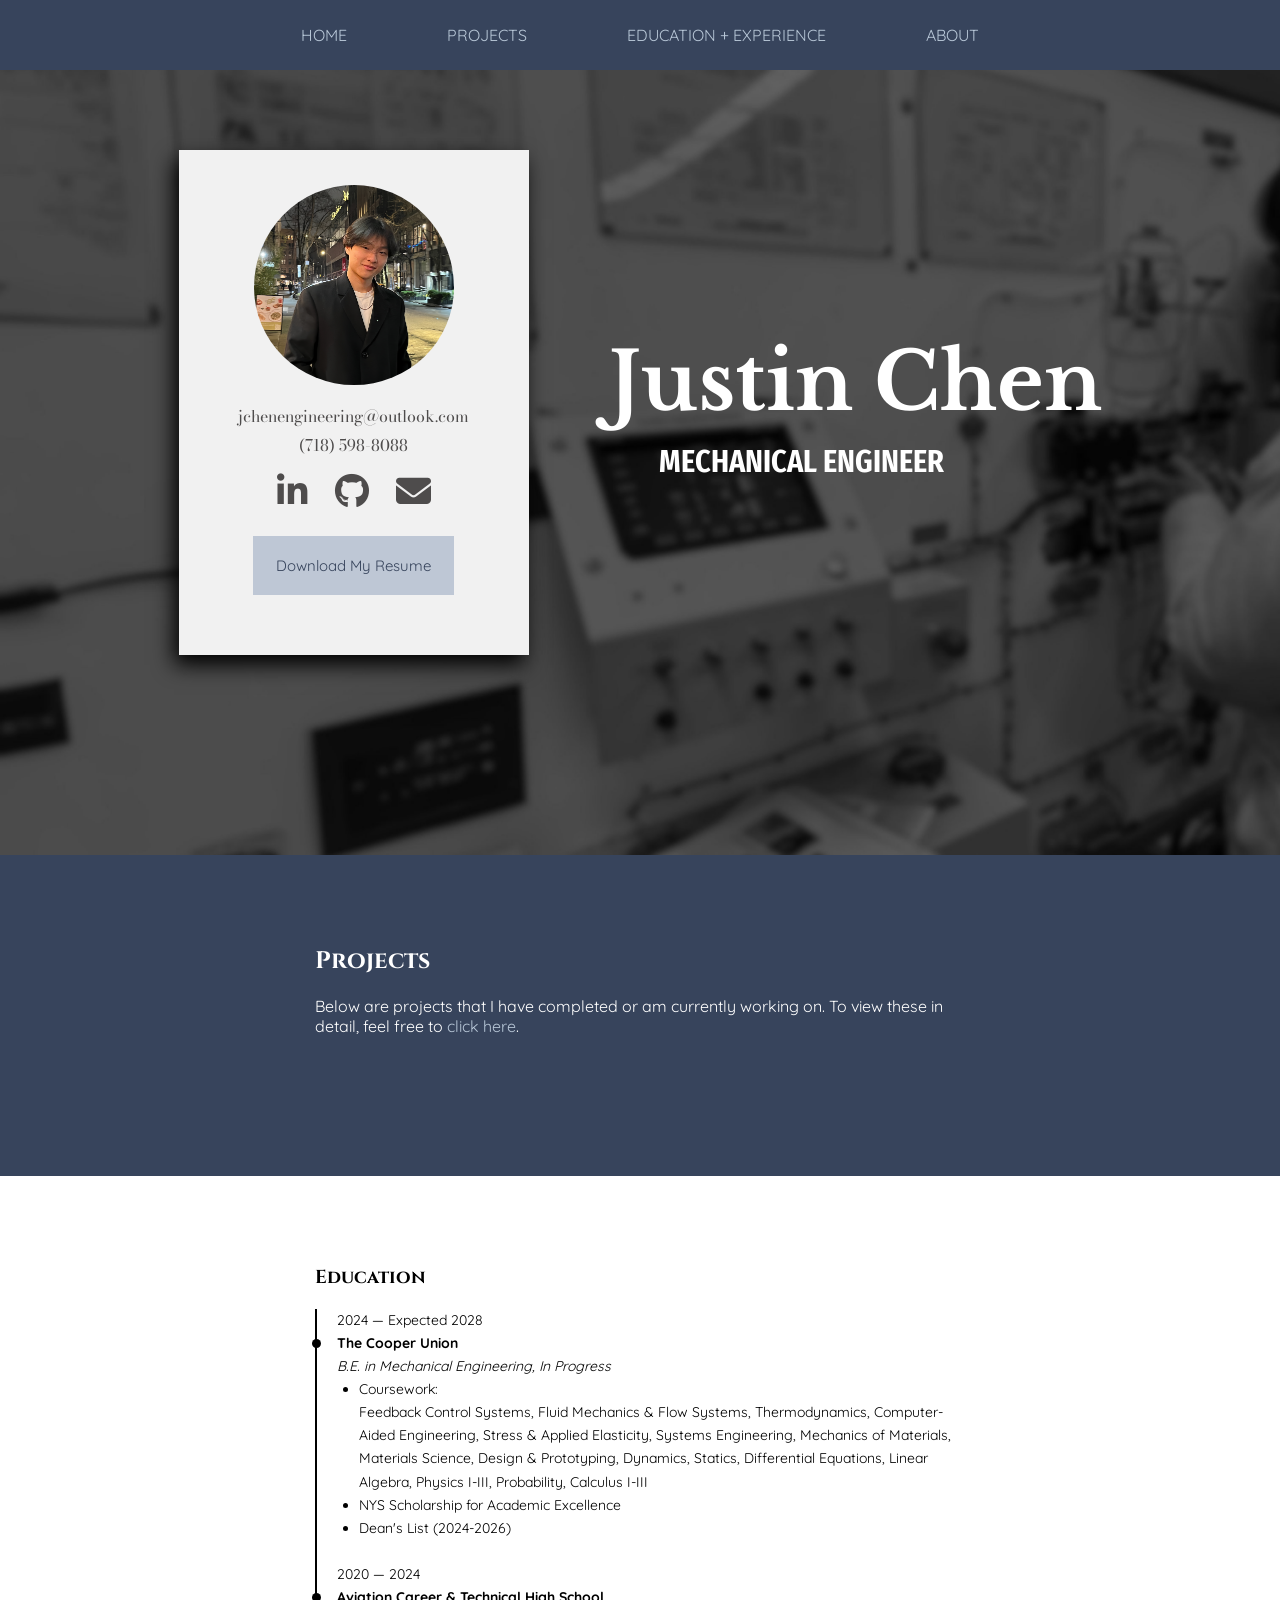
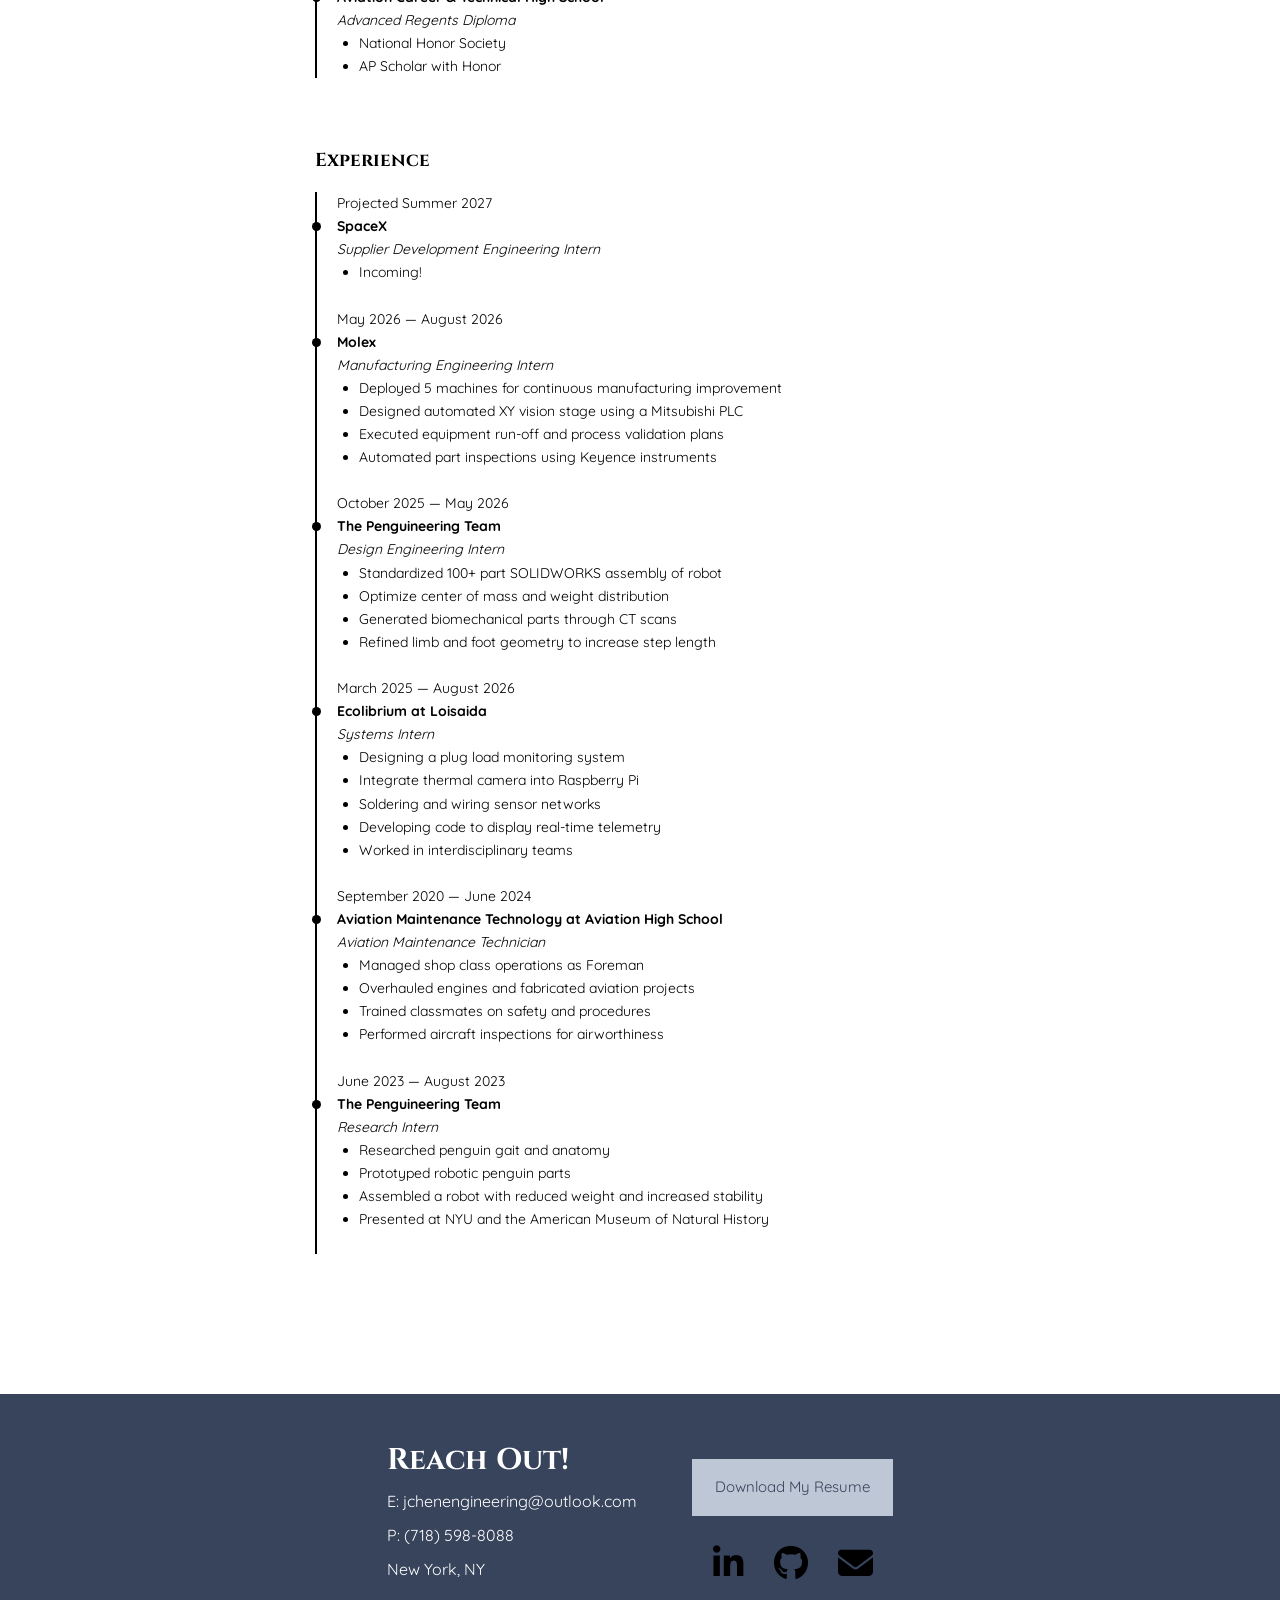
<file: index.html>
<!DOCTYPE html>
<html lang="en">
    <head>
        <meta charset="UTF-8">
        <meta name="viewport" content="width=device-width, initial-scale=1.0">
        <title>Justin Chen's Portfolio</title>

        <link rel="preconnect" href="https://fonts.googleapis.com">
        <link rel="preconnect" href="https://fonts.gstatic.com" crossorigin>
        <link href="https://fonts.googleapis.com/css2?family=Bodoni+Moda:opsz,wght@6..96,400&family=Cinzel&family=Fira+Sans+Condensed&family=Libre+Baskerville&family=Quicksand:wght@300&display=swap" rel="stylesheet">

        <link rel="stylesheet" href="https://cdnjs.cloudflare.com/ajax/libs/font-awesome/6.4.0/css/all.min.css">

        <link rel="stylesheet" href="style.css">
    </head>

    <body>
        <nav>
            <a href="index.html">HOME</a>
            <a href="pages/projects.html">PROJECTS</a>
            <a href="#education-experience">EDUCATION + EXPERIENCE</a>
            <a href="pages/about-me.html">ABOUT</a>
        </nav>

        <section class="home">
                <section class="heading">
                    <h3>Justin Chen</h3>
                    <h4 style="text-indent: 50px">MECHANICAL ENGINEER</h4>
                </section>

                <section class="contact-card">
                    <img class="profile-picture" src="images/profile-pic.JPG" alt="Profile Picture">
                    
                    <div class="contact-card-contact">
                        <p>jchenengineering@outlook.com</p>
                        <p>(718) 598-8088</p>
                    </div>

                    <div class="social-graphics">
                        <a href="https://www.linkedin.com/in/jchenengineering/" target="_blank">
                            <i class="fa-brands fa-linkedin-in"></i>
                        </a>
                        <a href="https://github.com/JChenEngineering" target="_blank">
                            <i class="fa-brands fa-github"></i>
                        </a>
                        <a href="mailto:jchenengineering@outlook.com">
                            <i class="fa-solid fa-envelope"></i>
                        </a>
                    </div>
                    
                    <br>

                    <a href="files/Justin_Chen_Resume.pdf" class="download-my-resume-button" download>Download My Resume</a>

                </section>
        </section>
        

        <section class="projects">
            <div class="container">
                <h1>Projects</h1>
                <p>Below are projects that I have completed or am currently working on. To view these in detail, feel free to <a class="click-here" href="pages/projects.html">click here</a>.</p>
            </div>
        </section>

        <section id="education-experience">
            <section class="education">
                <div class="container">
                    <h1>Education</h1>
                    <div class="timeline"> <!--for border-->

                        <div class="timeline-cooper">2024 — Expected 2028<br> <!--first entry-->
                            <b>The Cooper Union</b><br>
                            <i>B.E. in Mechanical Engineering, In Progress</i>
                            <ul>
                                <li> Coursework:<br>
                                Feedback Control Systems, Fluid Mechanics & Flow Systems, Thermodynamics, Computer-Aided Engineering, Stress & Applied Elasticity, Systems Engineering, Mechanics of Materials, Materials Science, Design & Prototyping, Dynamics, ​Statics, Differential Equations, Linear Algebra, Physics I-III, Probability, Calculus I-III</li>
                                <li>NYS Scholarship for Academic Excellence</li>
                                <li>Dean's List (2024-2026)</li>
                            </ul>
                            <br>
                        </div>

                        <div class="timeline-aviation">2020 — 2024<br> <!--second entry-->
                            <b>Aviation Career & Technical High School</b><br>
                            <i>Advanced Regents Diploma</i>

                            <ul>
                                <li>National Honor Society</li>
                                <li>AP Scholar with Honor</li>
                            </ul>
                        </div>

                    </div>
                </div>
            </section>

            <section class="experience">
                <div class="container">
                    <h1>Experience</h1>
                    <div class="timeline">

                        <div class="timeline-spacex">Projected Summer 2027<br>
                            <b>SpaceX</b><br>
                            <i>Supplier Development Engineering Intern</i>
                            <ul>
                                <li>Incoming!</li>
                                <br>
                            </ul>
                        </div>
                        
                        <div class="timeline-molex">May 2026 — August 2026<br>
                            <b>Molex</b><br>
                            <i>Manufacturing Engineering Intern</i>
                            <ul>
                                <li>Deployed 5 machines for continuous manufacturing improvement</li>
                                <li>Designed automated XY vision stage using a Mitsubishi PLC</li>
                                <li>Executed equipment run-off and process validation plans</li>
                                <li>Automated part inspections using Keyence instruments</li>
                                <br>
                            </ul>
                        </div>

                        <div class="timeline-penguineering-college">October 2025 — May 2026<br>
                            <b>The Penguineering Team</b><br>
                            <i>Design Engineering Intern</i>
                            <ul>
                                <li>Standardized 100+ part SOLIDWORKS assembly of robot</li>
                                <li>Optimize center of mass and weight distribution</li>
                                <li>Generated biomechanical parts through CT scans</li>
                                <li>Refined limb and foot geometry to increase step length</li>
                                <br>
                            </ul>
                        </div>

                        <div class="timeline-loisaida">March 2025 — August 2026<br>
                            <b>Ecolibrium at Loisaida</b><br>
                            <i>Systems Intern</i>
                            <ul>
                                <li>Designing a plug load monitoring system</li>
                                <li>Integrate thermal camera into Raspberry Pi</li>
                                <li>Soldering and wiring sensor networks</li>
                                <li>Developing code to display real-time telemetry</li>
                                <li>Worked in interdisciplinary teams</li>
                                <br>
                            </ul>
                        </div>

                        <div class="timeline-amt">September 2020 — June 2024<br>
                            <b>Aviation Maintenance Technology at Aviation High School</b><br>
                            <i>Aviation Maintenance Technician</i>
                            <ul>
                                <li>Managed shop class operations as Foreman</li>
                                <li>Overhauled engines and fabricated aviation projects</li>
                                <li>Trained classmates on safety and procedures</li>
                                <li>Performed aircraft inspections for airworthiness</li>
                                <br>
                            </ul>
                        </div>

                        <div class="timeline-penguineering-highschool">June 2023 — August 2023<br>
                            <b>The Penguineering Team</b><br>
                            <i>Research Intern</i>
                            <ul>
                                <li>Researched penguin gait and anatomy</li>
                                <li>Prototyped robotic penguin parts</li>
                                <li>Assembled a robot with reduced weight and increased stability</li>
                                <li>Presented at NYU and the American Museum of Natural History</li>
                                <br>
                            </ul>
                        </div>

                    </div>
                </div>
            </section>
        </section>

        <footer>
            <div class="container-footer">

                <div class="footer-text">
                    <h5 class="reach-out">Reach Out!</h5>
                    <p>E: jchenengineering@outlook.com</p>
                    <p>P: (718) 598-8088</p>
                    <p>New York, NY</p>
                </div>
                
                <div class="footer-graphics">
                    <a href="files/Justin_Chen_Resume.pdf" class="download-my-resume-button" download>Download My Resume</a>

                    <div class="social-graphics-footer">
                        <a href="https://www.linkedin.com/in/jchenengineering/" target="_blank">
                            <i class="fa-brands fa-linkedin-in"></i>
                        </a>
                        <a href="https://github.com/JChenEngineering" target="_blank">
                            <i class="fa-brands fa-github"></i>
                        </a>
                        <a href="mailto:jchenengineering@outlook.com">
                            <i class="fa-solid fa-envelope"></i>
                        </a>
                    </div>

                </div>

            </div>
        </footer>        
    </body>
</html>
</file>
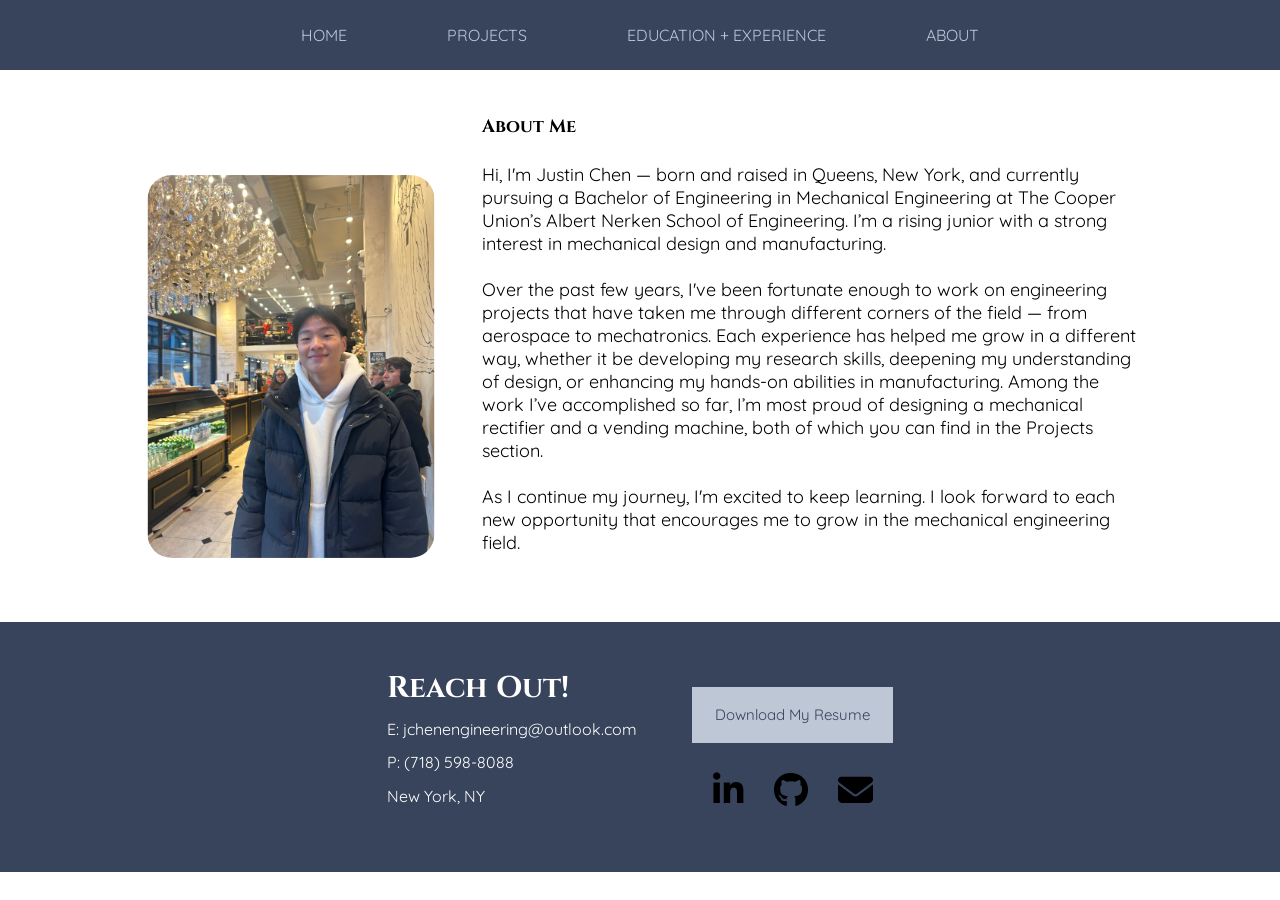
<file: pages/about-me.html>
<!DOCTYPE html>
<html lang="en">
    <head>
        <meta charset="UTF-8">
        <meta name="viewport" content="width=device-width, initial-scale=1.0">
        <title>About | Justin Chen</title>

        <link rel="preconnect" href="https://fonts.googleapis.com">
        <link rel="preconnect" href="https://fonts.gstatic.com" crossorigin>
        <link href="https://fonts.googleapis.com/css2?family=Bodoni+Moda:opsz,wght@6..96,400&family=Cinzel&family=Fira+Sans+Condensed&family=Libre+Baskerville&family=Quicksand:wght@300&display=swap" rel="stylesheet">

        <link rel="stylesheet" href="https://cdnjs.cloudflare.com/ajax/libs/font-awesome/6.4.0/css/all.min.css">
        
        <link rel="stylesheet" href="../style.css">
    </head>

    <body>
        <nav>
            <a href="../index.html">HOME</a>
            <a href="projects.html">PROJECTS</a>
            <a href="../#education-experience">EDUCATION + EXPERIENCE</a>
            <a href="about-me.html">ABOUT</a>
        </nav>

        <section class="about-me-container">
            <section class="about-me">
                <img class="about-me-image" src="../images/about-me-image.jpg" alt="About Me Selfie!" width="302" height="403">

                <section class="about-me-text">
                <h1>About Me</h1>
                <p>Hi, I'm Justin Chen — born and raised in Queens, New York, and currently pursuing a Bachelor of Engineering in Mechanical Engineering at The Cooper Union’s Albert Nerken School of Engineering. I’m a rising junior with a strong interest in mechanical design and manufacturing.
                <br><br>
                Over the past few years, I've been fortunate enough to work on engineering projects that have taken me through different corners of the field — from aerospace to mechatronics. Each experience has helped me grow in a different way, whether it be developing my research skills, deepening my understanding of design, or enhancing my hands-on abilities in manufacturing. Among the work I’ve accomplished so far, I’m most proud of designing a mechanical rectifier and a vending machine, both of which you can find in the Projects section.
                <br><br>
                As I continue my journey, I'm excited to keep learning. I look forward to each new opportunity that encourages me to grow in the mechanical engineering field.</p>
                </section>
            </section>
        </section>

        <footer>
            <div class="container-footer">
                
                <div class="footer-text">
                    <h5 class="reach-out">Reach Out!</h5>
                    <p>E: jchenengineering@outlook.com</p>
                    <p>P: (718) 598-8088</p>
                    <p>New York, NY</p>
                </div>
                
                <div class="footer-graphics">
                    <a href="files/Justin_Chen_Resume.pdf" class="download-my-resume-button" download>Download My Resume</a>

                    <div class="social-graphics-footer">
                        <a href="https://www.linkedin.com/in/jchenengineering/" target="_blank">
                            <i class="fa-brands fa-linkedin-in"></i>
                        </a>
                        <a href="https://github.com/JChenEngineering" target="_blank">
                            <i class="fa-brands fa-github"></i>
                        </a>
                        <a href="mailto:jchenengineering@outlook.com">
                            <i class="fa-solid fa-envelope"></i>
                        </a>
                    </div>

            </div>
        </footer>
    </body>
</html>
</file>
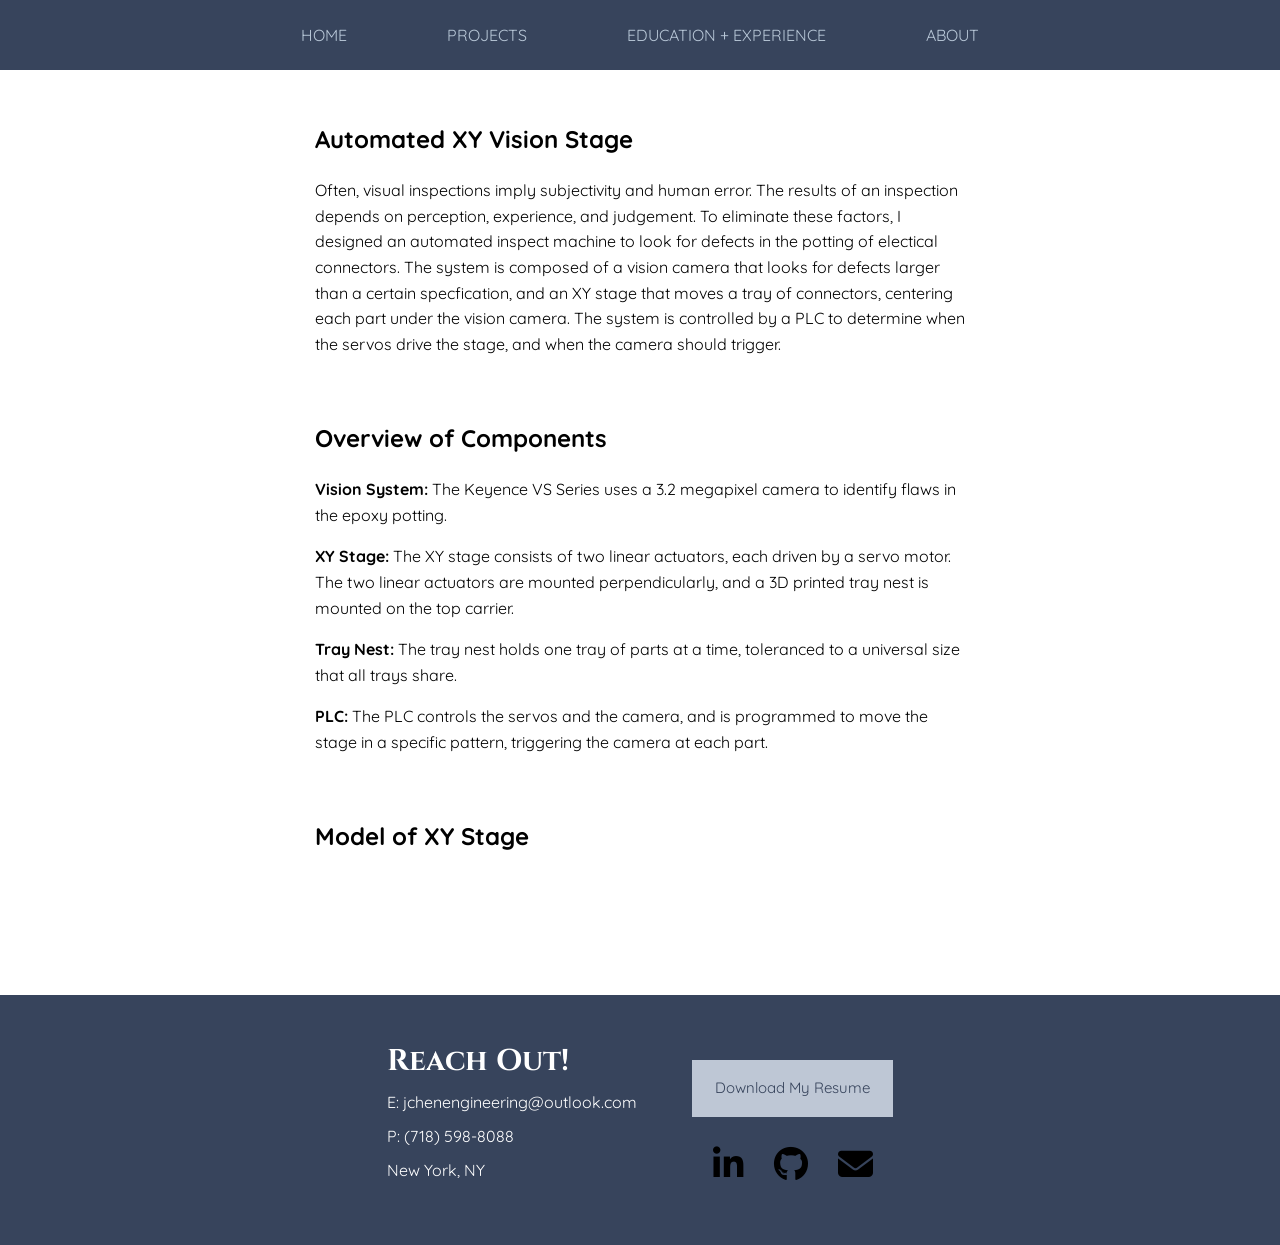
<file: pages/automated-xy-vision-stage.html>
<!DOCTYPE html>
<html lang="en">
    <head>
        <meta charset="UTF-8">
        <meta name="viewport" content="width=device-width, initial-scale=1.0">
        <title>Automated XY Vision Stage | Justin Chen</title>

        <link rel="preconnect" href="https://fonts.googleapis.com">
        <link rel="preconnect" href="https://fonts.gstatic.com" crossorigin>
        <link href="https://fonts.googleapis.com/css2?family=Bodoni+Moda:opsz,wght@6..96,400&family=Cinzel&family=Fira+Sans+Condensed&family=Libre+Baskerville&family=Quicksand:wght@300&display=swap" rel="stylesheet">

        <link rel="stylesheet" href="https://cdnjs.cloudflare.com/ajax/libs/font-awesome/6.4.0/css/all.min.css">

        <link rel="stylesheet" href="../style.css">
    </head>

    <body>
        <nav>
            <a href="../index.html">HOME</a>
            <a href="projects.html">PROJECTS</a>
            <a href="../#education-experience">EDUCATION + EXPERIENCE</a>
            <a href="about-me.html">ABOUT</a>
        </nav>

         <section class="automated-xy-vision-stage">
            <div class="container">
                <h2><b>Automated XY Vision Stage</b></h2>

            <div class="automated-xy-vision-stage-images">            
            </div>

            <p>Often, visual inspections imply subjectivity and human error. The results of an inspection depends on perception, experience, and judgement. To eliminate these factors, I designed an automated inspect machine to look for defects in the potting of electical connectors. The system is composed of a vision camera that looks for defects larger than a certain specfication, and an XY stage that moves a tray of connectors, centering each part under the vision camera. The system is controlled by a PLC to determine when the servos drive the stage, and when the camera should trigger.</p>
            <br><h2>Overview of Components</h2>
            <p><b>Vision System:</b> The Keyence VS Series uses a 3.2 megapixel camera to identify flaws in the epoxy potting.</p>
            <p><b>XY Stage:</b> The XY stage consists of two linear actuators, each driven by a servo motor. The two linear actuators are mounted perpendicularly, and a 3D printed tray nest is mounted on the top carrier.</p>
            <p><b>Tray Nest:</b> The tray nest holds one tray of parts at a time, toleranced to a universal size that all trays share.</p>
            <p><b>PLC:</b> The PLC controls the servos and the camera, and is programmed to move the stage in a specific pattern, triggering the camera at each part.</p>

            <br><h2>Model of XY Stage</h2>


        </section>

        <footer>
            <div class="container-footer">
                
                <div class="footer-text">
                    <h5 class="reach-out">Reach Out!</h5>
                    <p>E: jchenengineering@outlook.com</p>
                    <p>P: (718) 598-8088</p>
                    <p>New York, NY</p>
                </div>
                
                <div class="footer-graphics">
                    <a href="files/Justin_Chen_Resume.pdf" class="download-my-resume-button" download>Download My Resume</a>

                    <div class="social-graphics-footer">
                        <a href="https://www.linkedin.com/in/jchenengineering/" target="_blank">
                            <i class="fa-brands fa-linkedin-in"></i>
                        </a>
                        <a href="https://github.com/JChenEngineering" target="_blank">
                            <i class="fa-brands fa-github"></i>
                        </a>
                        <a href="mailto:jchenengineering@outlook.com">
                            <i class="fa-solid fa-envelope"></i>
                        </a>
                    </div>

            </div>
        </footer>
    </body>
</html>
</file>
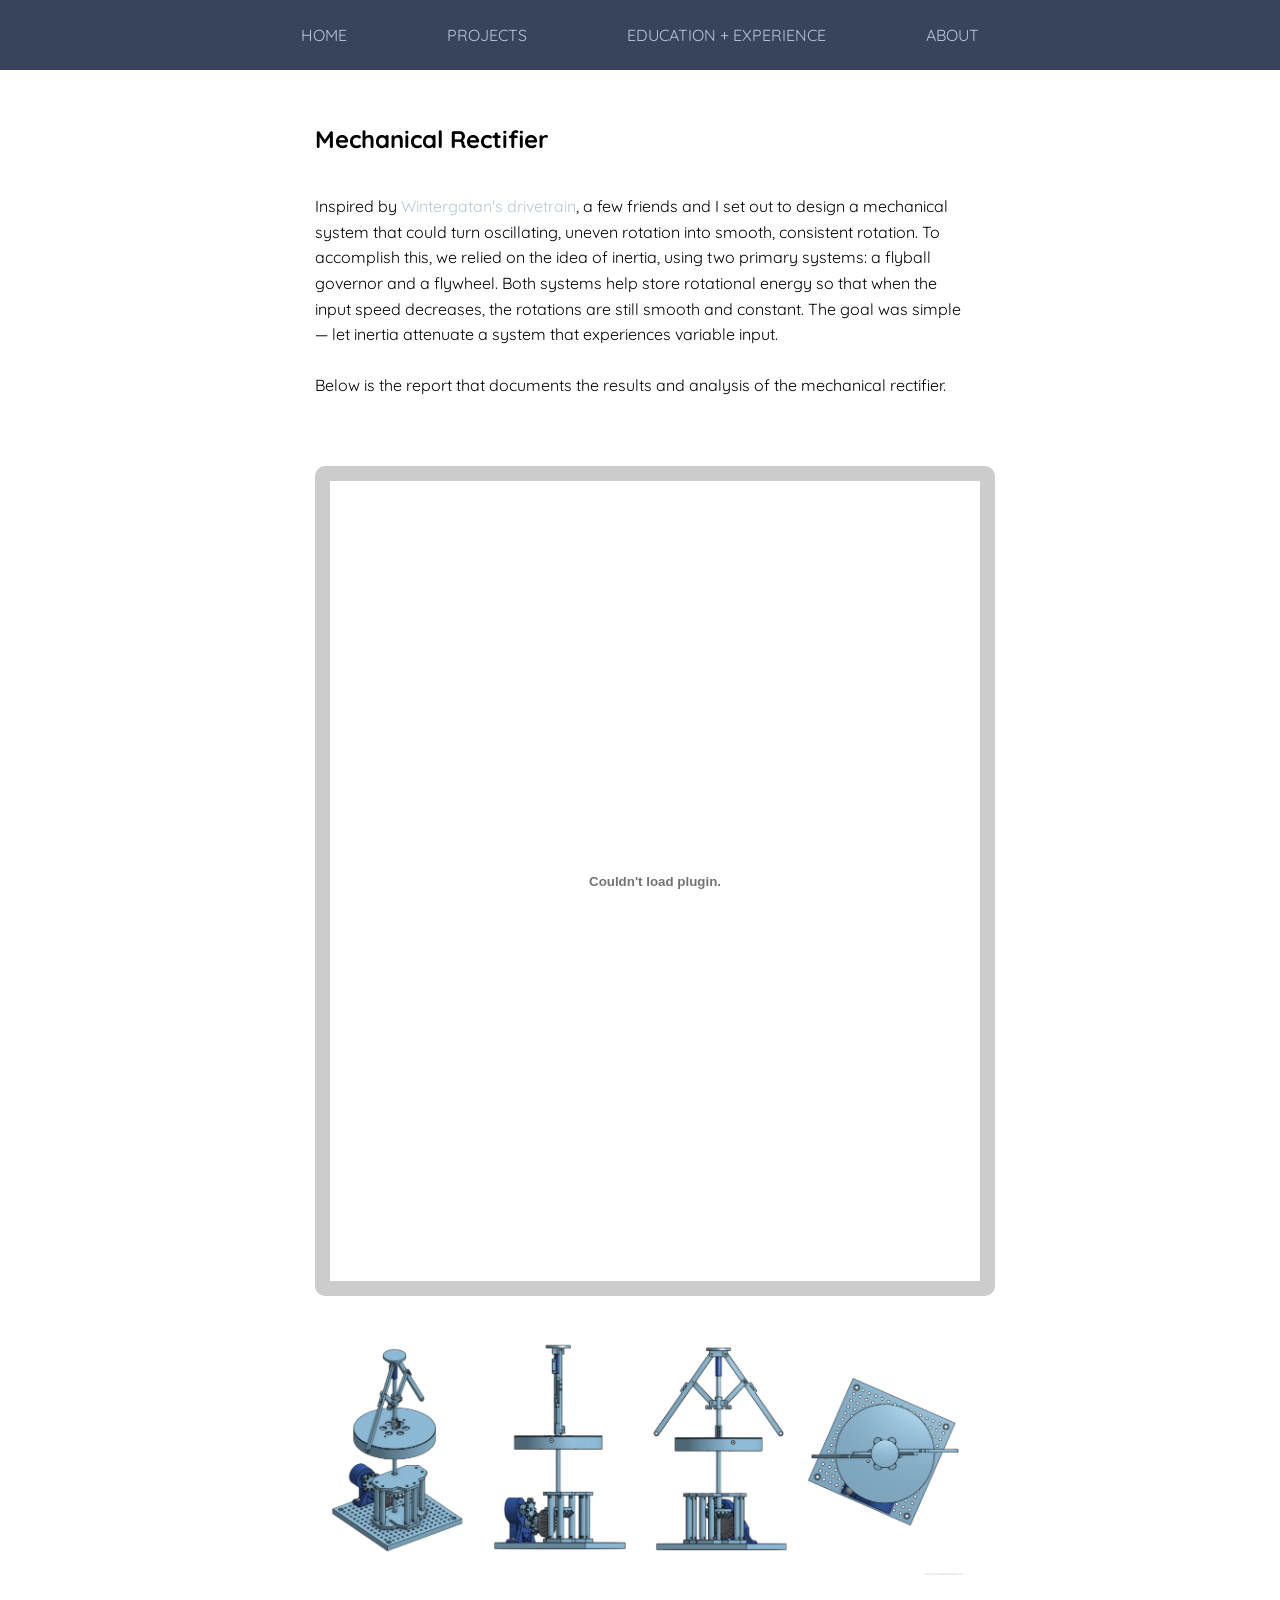
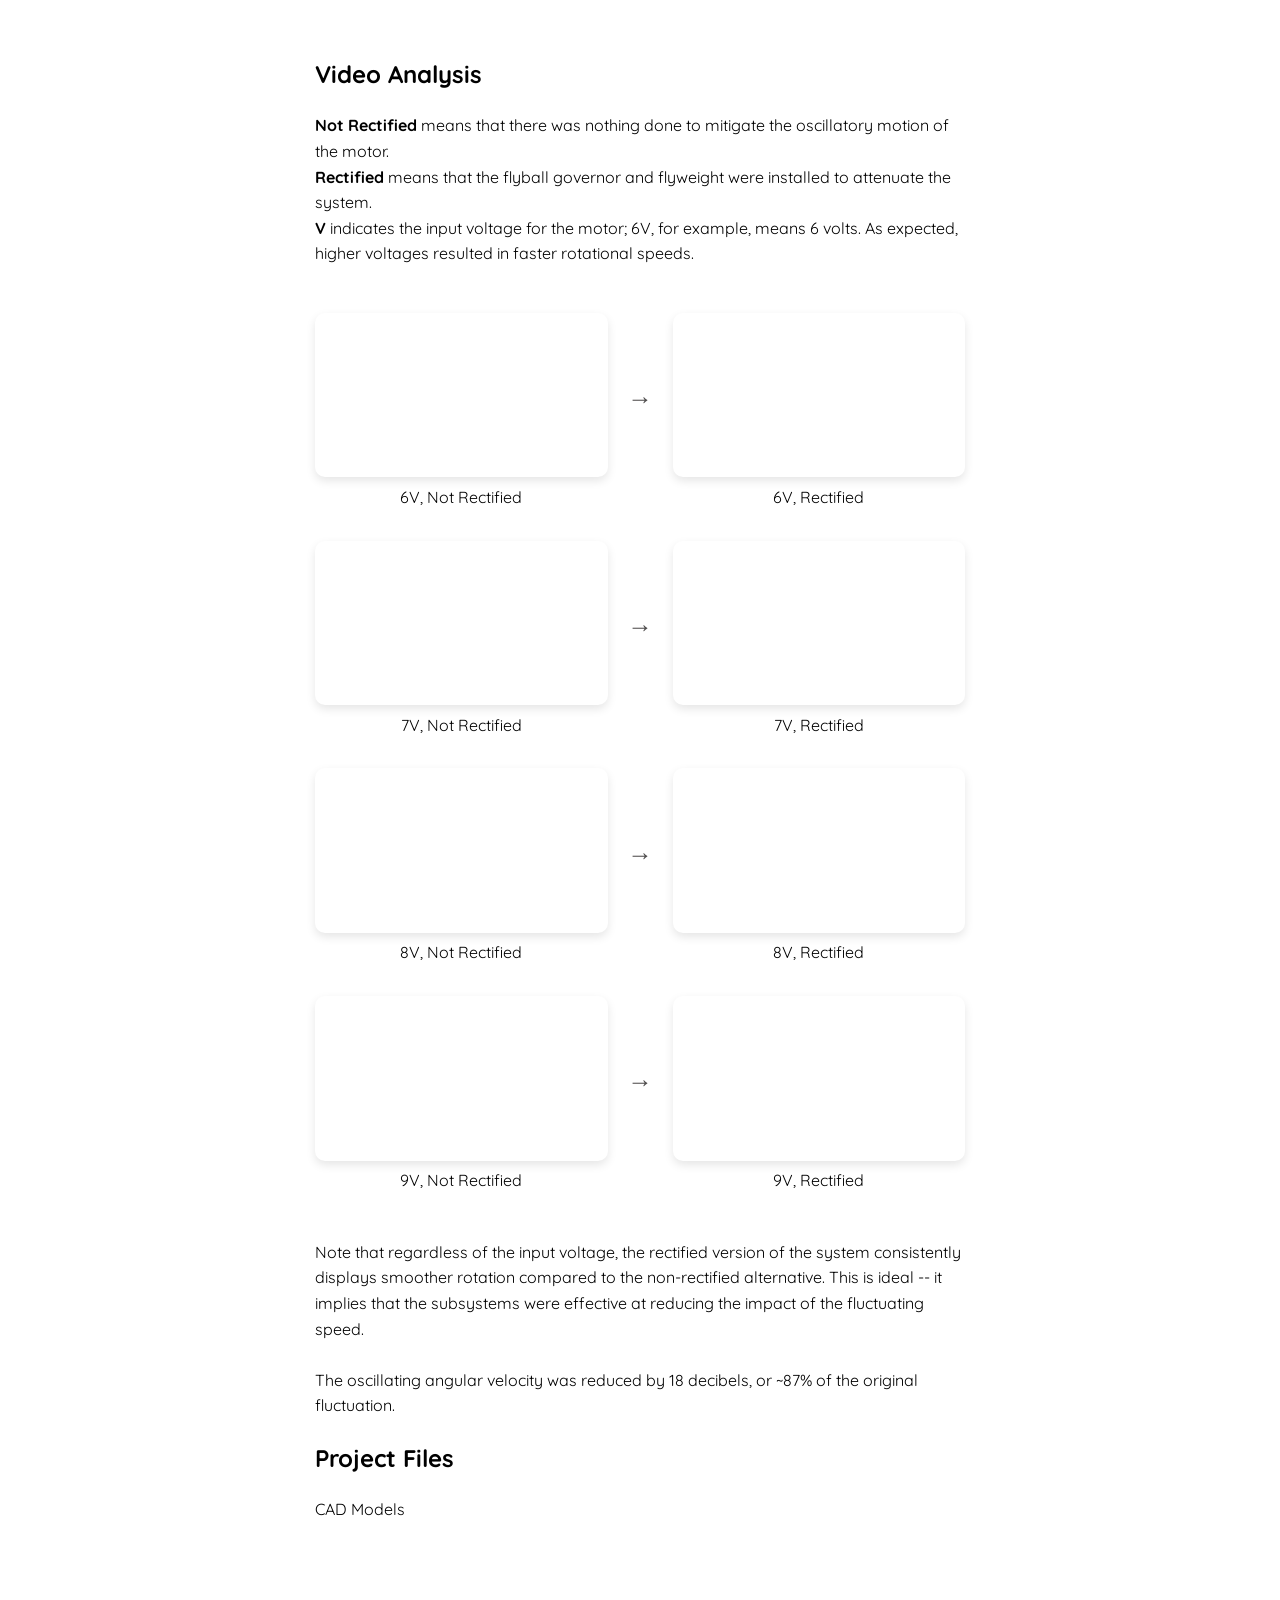
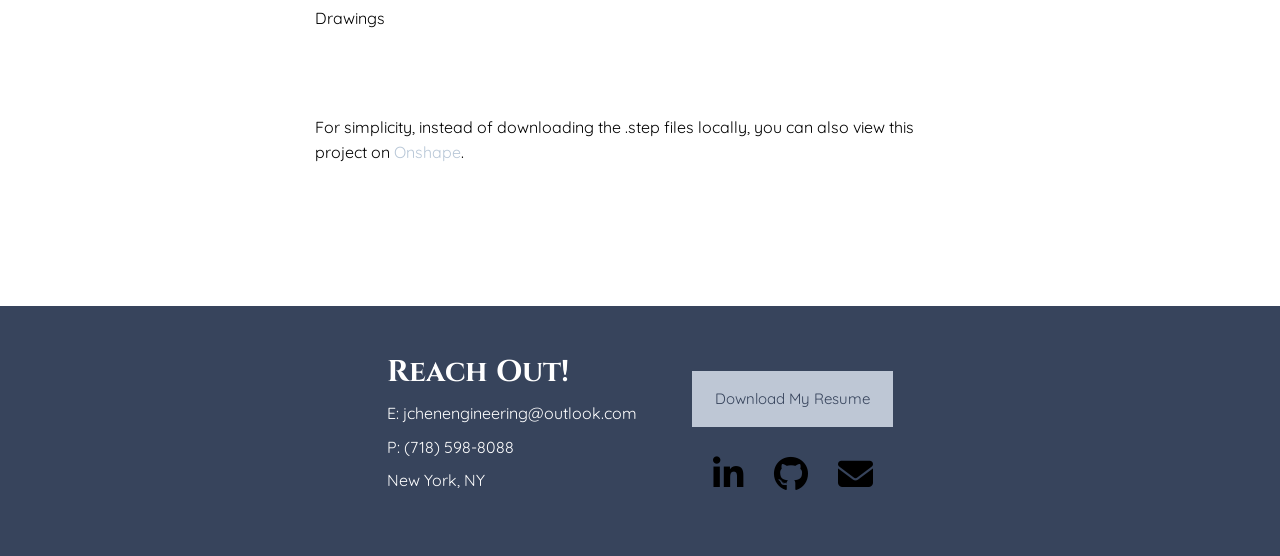
<file: pages/mechanical-rectifier.html>
<!DOCTYPE html>
<html lang="en">    
    <head>
        <meta charset="UTF-8">
        <meta name="viewport" content="width=device-width, initial-scale=1.0">
        <title>Mechanical Rectifier | Justin Chen</title>

        <link rel="preconnect" href="https://fonts.googleapis.com">
        <link rel="preconnect" href="https://fonts.gstatic.com" crossorigin>
        <link href="https://fonts.googleapis.com/css2?family=Bodoni+Moda:opsz,wght@6..96,400&family=Cinzel&family=Fira+Sans+Condensed&family=Libre+Baskerville&family=Quicksand:wght@300&display=swap" rel="stylesheet">
     
        <link rel="stylesheet" href="https://cdnjs.cloudflare.com/ajax/libs/font-awesome/6.4.0/css/all.min.css">
        
        <link rel="stylesheet" href="../style.css">
    </head>

    <body>
        <nav>
            <a href="../index.html">HOME</a>
            <a href="projects.html">PROJECTS</a>
            <a href="../#education-experience">EDUCATION + EXPERIENCE</a>
            <a href="about-me.html">ABOUT</a>
        </nav>

        <section class="mechanical-rectifier">
            <div class="container">
                <h2><b>Mechanical Rectifier</b></h2>

                <div class="mechanical-rectifier-1">
                    <p>Inspired by <a href="https://www.youtube.com/watch?v=zVojuK_CXJM" target="_blank">Wintergatan's drivetrain</a>, a few friends and I set out to design a mechanical system that could turn oscillating, uneven rotation into smooth, consistent rotation. To accomplish this, we relied on the idea of inertia, using two primary systems: a flyball governor and a flywheel. Both systems help store rotational energy so that when the input speed decreases, the rotations are still smooth and constant. The goal was simple — let inertia attenuate a system that experiences variable input.
                    <br><br>
                    Below is the report that documents the results and analysis of the mechanical rectifier.</p>
                </div>

                <br><br>

                <embed src="../files/MechanicalRectifierFinalReport.pdf#zoom=page-width" type="application/pdf" width="100%" height="800px" style="border: 15px solid #ccc; border-radius: 10px;" />
                <br><br>

                <img src="../images/mechanical-rectifier-views.png" alt="Different Views of the Mechanical Rectifier in Onshape" width="100%">
                <br><br><br>

                <h2>Video Analysis</h2>
                <p>
                    <b>Not Rectified</b> means that there was nothing done to mitigate the oscillatory motion of the motor. <br>
                    <b>Rectified</b> means that the flyball governor and flyweight were installed to attenuate the system.<br>
                    <b>V</b> indicates the input voltage for the motor; 6V, for example, means 6 volts. As expected, higher voltages resulted in faster rotational speeds.
                </p>

                <div class="mechanical-rectifier-videos">
                    <div class="video-row">
                        <div class="video-container">
                            <iframe src="https://www.youtube.com/embed/KOTusKLE9g8" allowfullscreen title="6V Not Rectified"></iframe>
                            <div>6V, Not Rectified</div>
                        </div>
                        <div class="arrow">→</div>
                        <div class="video-container">
                            <iframe src="https://www.youtube.com/embed/mhW-AAC4Lq8" allowfullscreen title="6V Rectified"></iframe>
                            <div>6V, Rectified</div>
                        </div>
                    </div>

                    <div class="video-row">
                        <div class="video-container">
                            <iframe src="https://www.youtube.com/embed/Z8ZM8TpwuMw" allowfullscreen title="7V Not Rectified"></iframe>
                            <div>7V, Not Rectified</div>
                        </div>
                        <div class="arrow">→</div>
                        <div class="video-container">
                            <iframe src="https://www.youtube.com/embed/1NWljan2aoo" allowfullscreen title="7V Rectified"></iframe>
                            <div>7V, Rectified</div>
                        </div>
                    </div>

                    <div class="video-row">
                        <div class="video-container">
                            <iframe src="https://www.youtube.com/embed/FwrvHyjQJUA" allowfullscreen title="8V Not Rectified"></iframe>
                            <div>8V, Not Rectified</div>
                        </div>
                        <div class="arrow">→</div>
                        <div class="video-container">
                            <iframe src="https://www.youtube.com/embed/2JUi_xriS-g" allowfullscreen title="8V Rectified"></iframe>
                            <div>8V, Rectified</div>
                        </div>
                    </div>

                    <div class="video-row">
                        <div class="video-container">
                            <iframe src="https://www.youtube.com/embed/5WUqdoCwefA" allowfullscreen title="9V Not Rectified"></iframe>
                            <div>9V, Not Rectified</div>
                        </div>
                        <div class="arrow">→</div>
                        <div class="video-container">
                            <iframe src="https://www.youtube.com/embed/4u2caXBDjKw" allowfullscreen title="9V Rectified"></iframe>
                            <div>9V, Rectified</div>
                        </div>
                    </div>
                </div>

                <p>Note that regardless of the input voltage, the rectified version of the system consistently displays smoother rotation compared to the non-rectified alternative. This is ideal -- it implies that the subsystems were effective at reducing the impact of the fluctuating speed. 
                    <br><br>
                    The oscillating angular velocity was reduced by 18 decibels, or ~87% of the original fluctuation.</p>

                <h2>Project Files</h2>
                <p>CAD Models</p>

                <br><br>
                <p>Drawings</p>

                <br><br>
                <p>For simplicity, instead of downloading the .step files locally, you can also view this project on <a href="https://cad.onshape.com/documents/e3d79cde94b5a994f6e0518c/w/b49343fd4288e6078adf7daf/e/f26016fbd0233b426e5e0a2e?renderMode=0&uiState=68899accdff02a717f09fd05">Onshape</a>.</p>
            </div>
        </section>

        <footer>
            <div class="container-footer">
                
                <div class="footer-text">
                    <h5 class="reach-out">Reach Out!</h5>
                    <p>E: jchenengineering@outlook.com</p>
                    <p>P: (718) 598-8088</p>
                    <p>New York, NY</p>
                </div>
                
                <div class="footer-graphics">
                    <a href="files/Justin_Chen_Resume.pdf" class="download-my-resume-button" download>Download My Resume</a>

                    <div class="social-graphics-footer">
                        <a href="https://www.linkedin.com/in/jchenengineering/" target="_blank">
                            <i class="fa-brands fa-linkedin-in"></i>
                        </a>
                        <a href="https://github.com/JChenEngineering" target="_blank">
                            <i class="fa-brands fa-github"></i>
                        </a>
                        <a href="mailto:jchenengineering@outlook.com">
                            <i class="fa-solid fa-envelope"></i>
                        </a>
                    </div>

            </div>
        </footer>
    </body>
</html>
</file>
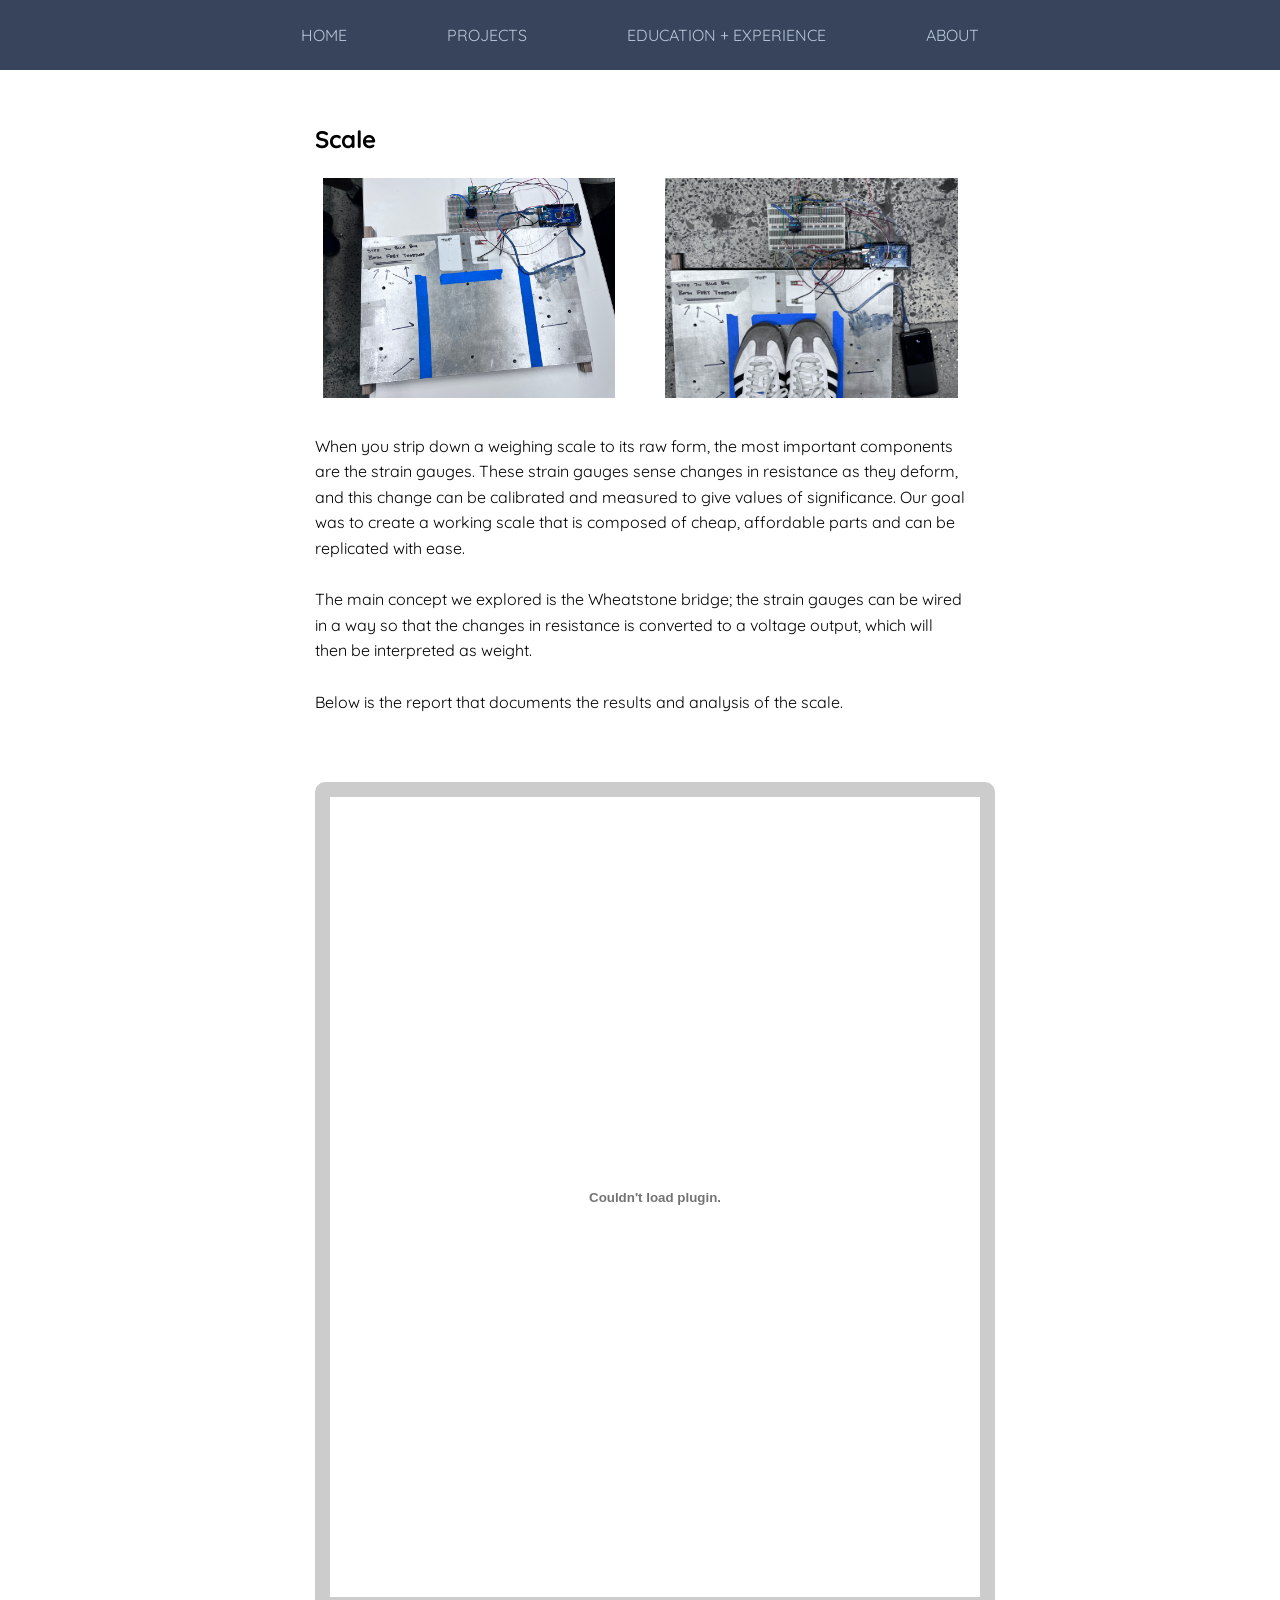
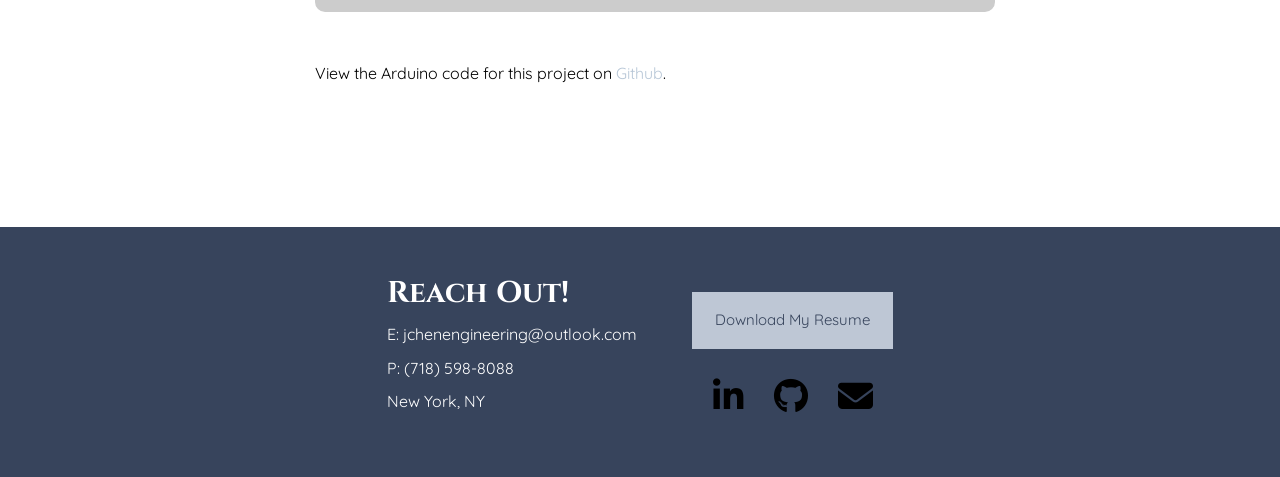
<file: pages/scale.html>
<!DOCTYPE html>
<html lang="en">   
    <head>
        <meta charset="UTF-8">
        <meta name="viewport" content="width=device-width, initial-scale=1.0">
        <title>Scale | Justin Chen</title>

        <link rel="preconnect" href="https://fonts.googleapis.com">
        <link rel="preconnect" href="https://fonts.gstatic.com" crossorigin>
        <link href="https://fonts.googleapis.com/css2?family=Bodoni+Moda:opsz,wght@6..96,400&family=Cinzel&family=Fira+Sans+Condensed&family=Libre+Baskerville&family=Quicksand:wght@300&display=swap" rel="stylesheet">
        
        <link rel="stylesheet" href="https://cdnjs.cloudflare.com/ajax/libs/font-awesome/6.4.0/css/all.min.css">

        <link rel="stylesheet" href="../style.css">
    </head>

    <body>
        <nav>
            <a href="../index.html">HOME</a>
            <a href="projects.html">PROJECTS</a>
            <a href="../#education-experience">EDUCATION + EXPERIENCE</a>
            <a href="about-me.html">ABOUT</a>
        </nav>

        <section class="scale">
            <div class="container">
                <h2><b>Scale</b></h2>

                <div class="scale-images">
                    <img src="../images/scale-photo.jpeg" alt="Finished Product - Scale" width=45%>
                    <img src="../images/body-on-scale.jpg" alt="Me Stepping on Scale (reads 133.68 lbs!)" width="45%">
                </div>

                <div class="scale-1">
                    <p>When you strip down a weighing scale to its raw form, the most important components are the strain gauges. These strain gauges sense changes in resistance as they deform, and this change can be calibrated and measured to give values of significance. Our goal was to create a working scale that is composed of cheap, affordable parts and can be replicated with ease.
                        <br><br>
                        The main concept we explored is the Wheatstone bridge; the strain gauges can be wired in a way so that the changes in resistance is converted to a voltage output, which will then be interpreted as weight.
                        <br><br>
                        Below is the report that documents the results and analysis of the scale.</p>
                </div>

                <br><br>

                <embed src="../files/ScaleFinalReport.pdf" type="application/pdf" width="100%" height="800px" style="border: 15px solid #ccc; border-radius: 10px;" />
                <br><br>

                <p>View the Arduino code for this project on <a href="https://github.com/JChenEngineering/scale" target="_blank">Github</a>.</p>

            </div>
        </section>

        <footer>
            <div class="container-footer">
                
                <div class="footer-text">
                    <h5 class="reach-out">Reach Out!</h5>
                    <p>E: jchenengineering@outlook.com</p>
                    <p>P: (718) 598-8088</p>
                    <p>New York, NY</p>
                </div>
                
                <div class="footer-graphics">
                    <a href="files/Justin_Chen_Resume.pdf" class="download-my-resume-button" download>Download My Resume</a>

                    <div class="social-graphics-footer">
                        <a href="https://www.linkedin.com/in/jchenengineering/" target="_blank">
                            <i class="fa-brands fa-linkedin-in"></i>
                        </a>
                        <a href="https://github.com/JChenEngineering" target="_blank">
                            <i class="fa-brands fa-github"></i>
                        </a>
                        <a href="mailto:jchenengineering@outlook.com">
                            <i class="fa-solid fa-envelope"></i>
                        </a>
                    </div>

            </div>
        </footer>
    </body>
</html>
</file>
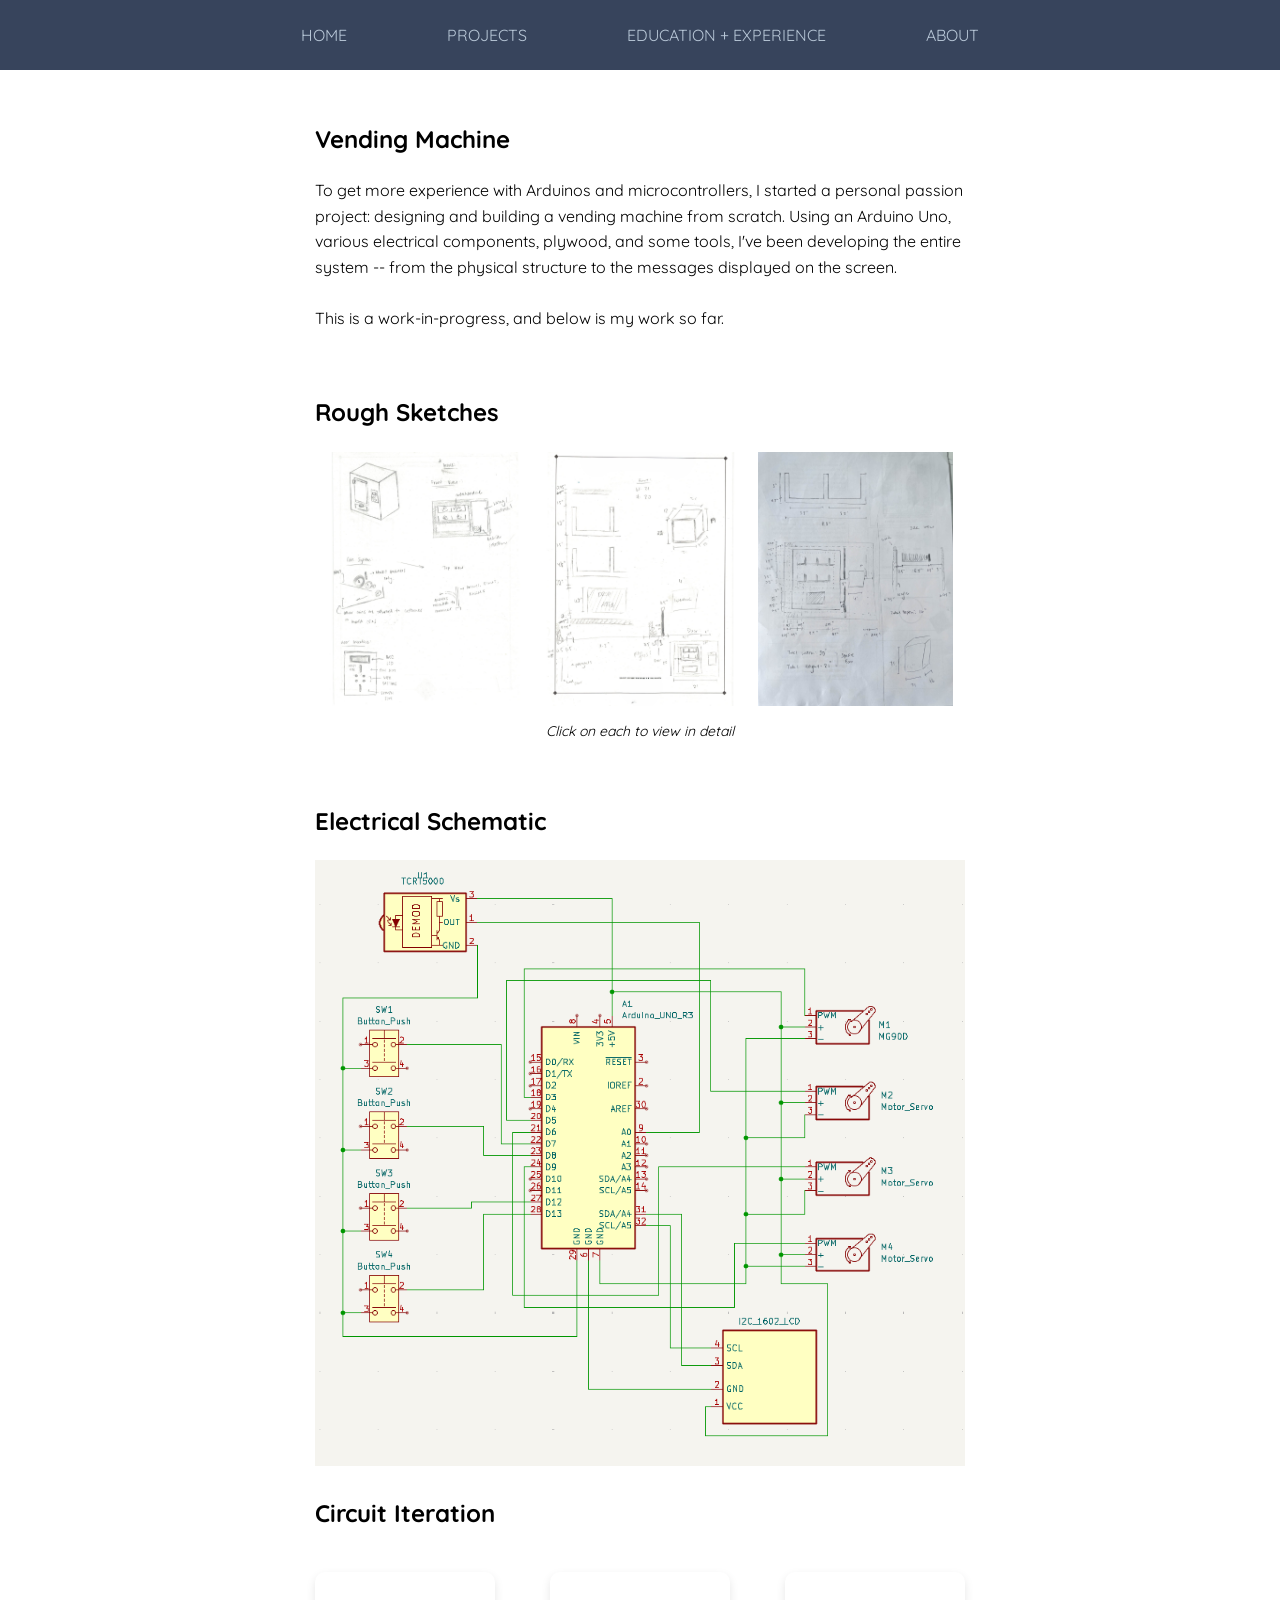
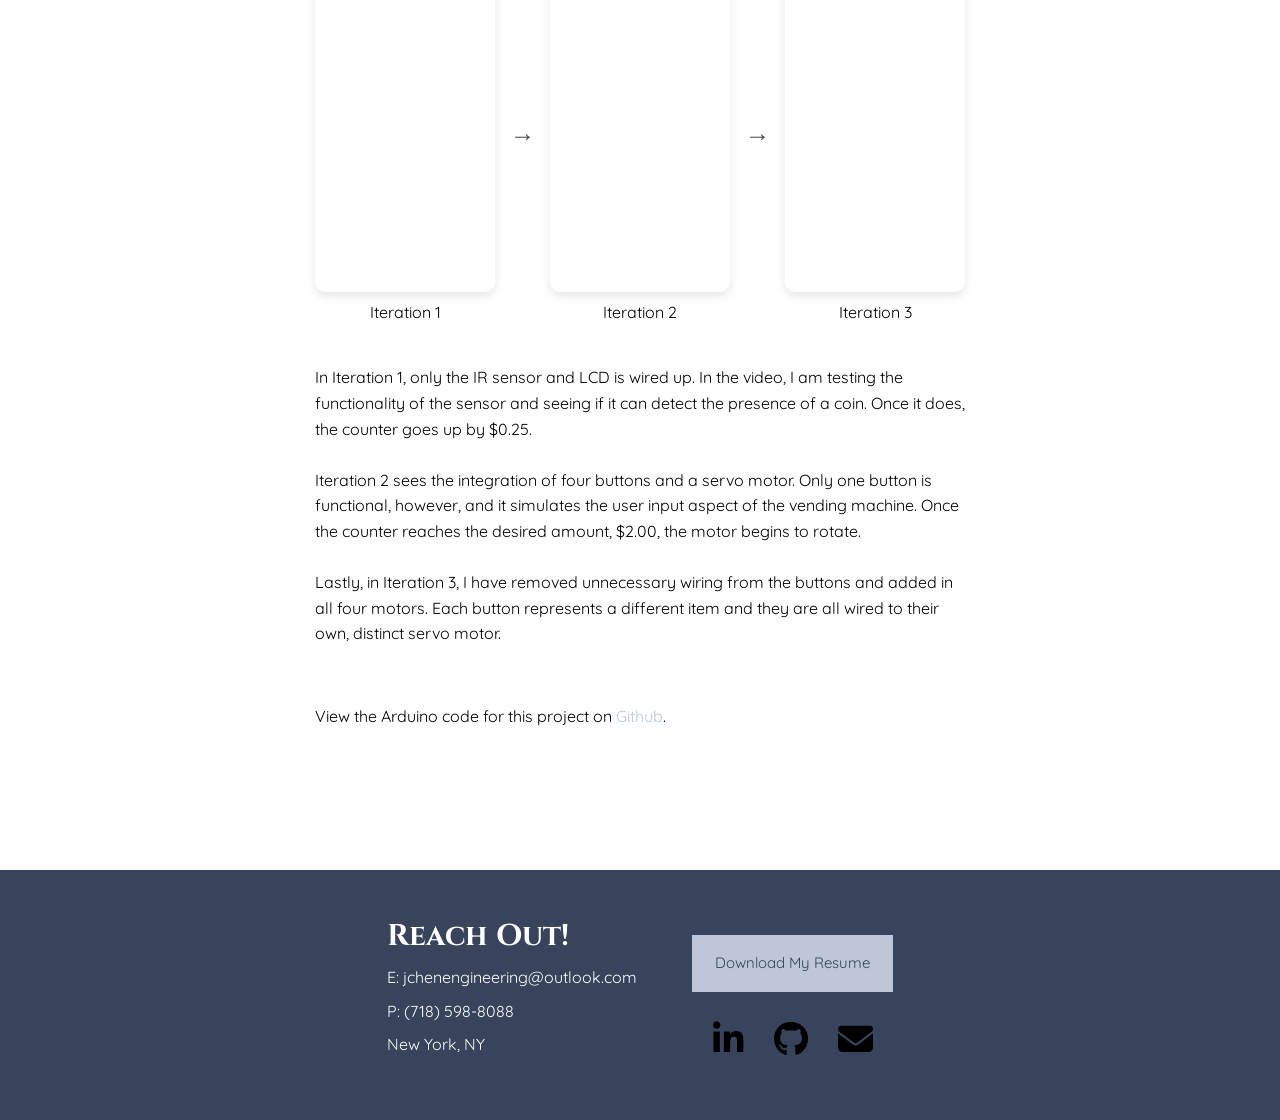
<file: pages/vending-machine.html>
<!DOCTYPE html>
<html lang="en">
    <head>
        <meta charset="UTF-8">
        <meta name="viewport" content="width=device-width, initial-scale=1.0">
        <title>Vending Machine | Justin Chen</title>

        <link rel="preconnect" href="https://fonts.googleapis.com">
        <link rel="preconnect" href="https://fonts.gstatic.com" crossorigin>
        <link href="https://fonts.googleapis.com/css2?family=Bodoni+Moda:opsz,wght@6..96,400&family=Cinzel&family=Fira+Sans+Condensed&family=Libre+Baskerville&family=Quicksand:wght@300&display=swap" rel="stylesheet">

        <link rel="stylesheet" href="https://cdnjs.cloudflare.com/ajax/libs/font-awesome/6.4.0/css/all.min.css">

        <link rel="stylesheet" href="../style.css">
    </head>

    <body>
        <nav>
            <a href="../index.html">HOME</a>
            <a href="projects.html">PROJECTS</a>
            <a href="../#education-experience">EDUCATION + EXPERIENCE</a>
            <a href="about-me.html">ABOUT</a>
        </nav>

        <section class="vending-machine">
            <div class="container">
                <h2><b>Vending Machine</b></h2>
                
                <p>To get more experience with Arduinos and microcontrollers, I started a personal passion project: designing and building a vending machine from scratch. Using an Arduino Uno, various electrical components, plywood, and some tools, I've been developing the entire system -- from the physical structure to the messages displayed on the screen.
                    <br><br>
                    This is a work-in-progress, and below is my work so far.</p>
                    <br>

                <h2>Rough Sketches</h2>

                <div class="vending-machine-sketches">
                    <img src="../images/vending-machine-sketch-1.jpg" alt="General Layout and Features of Vending Machine" width="30%">
                    <img src="../images/vending-machine-sketch-2.jpg" alt="Overall Dimensions of Vending Machine (1)" width="30%">
                    <img src="../images/vending-machine-sketch-3.jpg" alt="Overall Dimensions of Vending Machine (2)" width="30%">
                </div>

                <p style="text-align: center; font-size: 14px"><i>Click on each to view in detail</i></p>
                <br>

                <h2>Electrical Schematic</h2>
                <img src="../images/vending-machine-schematic.jpg" alt="Electrical Schematic of Vending Machine" width="100%">
                <br>

                <div class="circuit-iteration">
                    <h2>Circuit Iteration</h2>

                    <div class="shorts-row">
                        <div class="shorts-container">
                            <iframe src="https://www.youtube.com/embed/PBnIoLKpufw?modestbranding=1&rel=0" allowfullscreen title="Iteration 1"></iframe>
                            <div>Iteration 1</div>
                        </div>
                        <div class="arrow">→</div>
                        <div class="shorts-container">
                            <iframe src="https://www.youtube.com/embed/YITw_EEV4wM?modestbranding=1&rel=0" allowfullscreen title="Iteration 2"></iframe>
                            <div>Iteration 2</div>
                        </div>
                        <div class="arrow">→</div>
                        <div class="shorts-container">
                            <iframe src="https://www.youtube.com/embed/28cEgTbe-z0?modestbranding=1&rel=0" allowfullscreen title="Iteration 3"></iframe>
                            <div>Iteration 3</div>
                        </div>
                    </div>

                    <p>In Iteration 1, only the IR sensor and LCD is wired up. In the video, I am testing the functionality of the sensor and seeing if it can detect the presence of a coin. Once it does, the counter goes up by $0.25. 
                        <br><br>    
                        Iteration 2 sees the integration of four buttons and a servo motor. Only one button is functional, however, and it simulates the user input aspect of the vending machine. Once the counter reaches the desired amount, $2.00, the motor begins to rotate.
                        <br><br> 
                        Lastly, in Iteration 3, I have removed unnecessary wiring from the buttons and added in all four motors. Each button represents a different item and they are all wired to their own, distinct servo motor.
                    </p>
                </div>
                
                <br>
                <p>View the Arduino code for this project on <a href="https://github.com/JChenEngineering/vending-machine" target="_blank">Github</a>.</p>

            </div>
        </section>

        <footer>
            <div class="container-footer">
                
                <div class="footer-text">
                    <h5 class="reach-out">Reach Out!</h5>
                    <p>E: jchenengineering@outlook.com</p>
                    <p>P: (718) 598-8088</p>
                    <p>New York, NY</p>
                </div>
                
                <div class="footer-graphics">
                    <a href="files/Justin_Chen_Resume.pdf" class="download-my-resume-button" download>Download My Resume</a>

                    <div class="social-graphics-footer">
                        <a href="https://www.linkedin.com/in/jchenengineering/" target="_blank">
                            <i class="fa-brands fa-linkedin-in"></i>
                        </a>
                        <a href="https://github.com/JChenEngineering" target="_blank">
                            <i class="fa-brands fa-github"></i>
                        </a>
                        <a href="mailto:jchenengineering@outlook.com">
                            <i class="fa-solid fa-envelope"></i>
                        </a>
                    </div>

            </div>
        </footer>
    </body>
</html>
</file>
<file: style.css>
/*page structure (font, body, navigation, footer)*/
html {
    scroll-behavior: smooth;
}

.quicksand-regular {
    font-family: "Quicksand", sans-serif;
    font-optical-sizing: auto;
    font-weight: 400;
    font-style: normal;
}

.libre-baskerville-regular {
  font-family: "Libre Baskerville", serif;
  font-optical-sizing: auto;
  font-weight: 400;
  font-style: normal;
}

.bodoni-moda-regular {
  font-family: "Bodoni Moda", serif;
  font-optical-sizing: auto;
  font-weight: 400;
  font-style: normal;
}

.fira-sans-regular {
  font-family: "Fira Sans Condensed", sans-serif;
  font-weight: 400;
  font-style: normal;
}

.cinzel-regular {
  font-family: "Cinzel", serif;
  font-optical-sizing: auto;
  font-weight: 400;
  font-style: normal;   
}

body {
    margin: 0px;
    padding: 0px;
}

.container {
    max-width: 650px;
    margin: 0 auto;
    padding-left: 20px;
    padding-right: 20px;
    margin-bottom: 70px;
}

nav {
    margin: 0px;
    padding: 25px;
    background-color: #37445c;
    font-family: "Quicksand", sans-serif;

    position: sticky;
    top: 0;
    z-index: 1000;

    display: flex;
    justify-content: center;
    gap: 100px;
}

footer {
    background-color: #37445c;
    color: white;
    padding-top: 30px;
    padding-bottom: 30px;
}

.container-footer {
    max-width: 700px;
    margin: 20px auto;
    line-height: 1.1;

    display: flex;
    justify-content: center;
    gap: 55px;
}

.reach-out {
    font-family: "Cinzel", serif;
    font-size: 30px;
    margin-top: 0px;
    margin-bottom: 0px;
}

.footer-graphics {
    padding-top: 15px;
}

.social-graphics-footer {
    display: flex;
    justify-content: center;
    gap: 30px;
}

.footer-graphics > .social-graphics-footer a {
    color: #000000;
    font-size: 35px;

    cursor: pointer;
    transition: background-color 2s ease;

    padding-top: 30px;
}

.social-graphics-footer a:hover {
    color: #9b9696;
}

/*content structure (paragraphs, headings, etc.)*/
p {
    font-family: "Quicksand", sans-serif;
}

h1 {
    font-family: "Cinzel", serif;
}

a,
a:visited,
a:link {
    color: #b8c7d7;
    text-decoration: none;
}

a:hover {
    color: white;
    text-decoration: underline;
}

ul {
    font-family: "Quicksand", sans-serif;
    margin-top: 0px;
    margin-bottom: 0px;
    padding-top: 0px;
    padding-left: 22px;
}

li {
    font-family: "Quicksand", sans-serif;
    margin-top: 0px;
    margin-bottom: 0px;
    padding-top: 0px;
    padding-left: 0px;
}

.indent {
    margin-left: 20px;
    margin-top: 0px;
    margin-bottom: 10px;
}

/*home page*/
.home {
    background-image: url("images/home-background.jpg");
    background-size: cover;
    background-attachment: fixed;
    padding-top: 80px;
    padding-bottom: 200px;

    display: flex;
    flex-direction: row-reverse;
    justify-content: center;
    gap: 80px;
}

.contact-card {
    background-color: #f1f1f1;
    color: #37445c;
    margin: 50 auto;
    width: 350px;
    padding-top: 35px;
    padding-bottom: 60px;
    text-align: center;

    box-shadow: -5px 10px 20px rgba(0, 0, 0, 1);
}

.contact-card p {
    color: #4e4c4c;
    font-size: 16px;
    line-height: .8;
    font-family: "Bodoni Moda", serif;
}

.social-graphics {
    display: flex;
    justify-content: center;
    gap: 27px;

    padding-top: 5px;
    padding-bottom: 5px;
}

.social-graphics a {
    color:#4e4c4c;
    font-size: 35px;

    cursor: pointer;
    transition: background-color 2s ease;
}

.social-graphics a:hover {
    color: #a6acb8;
}

.home > .heading {
    color: white;
    line-height: 0;
    align-content: center;
}

.heading h3 {
    font-family: "Libre Baskerville", serif;
    font-size: 80px;
}

.heading h4 {
    font-family: "Fira Sans Condensed", sans-serif;
    font-size: 30px;
}

.profile-picture {
    width: 200px; 
    height: 200px;
    object-fit: cover;
    border-radius: 50%;
    padding-bottom: 5px;
}

a.download-my-resume-button {
    border: none;
    background-color: #bec7d5;
    color: #37445c;

    padding-left: 23px;
    padding-right: 23px;
    padding-top: 20px;
    padding-bottom: 20px;

    font-family: "Quicksand", sans-serif;
    font-size: 15px;

    cursor: pointer;
    transition: background-color 0.5s ease;

    display: inline-block;
    text-decoration: none;
}

.download-my-resume-button:hover {
    background-color: #a6acb8;
    color: #37445c;
    text-decoration: none;
}

.download-my-resume-text {
    font-size: 20px;
}

/*projects on home page*/
.projects {
    background-color: #37445c;
    color: white;
    padding-top: 70px;
    padding-bottom: 70px;
}

/*education + experiences on home page*/
#education-experience {
    background-color: white;
    color: black;
    padding-top: 70px;
    padding-bottom: 70px;
}

.timeline {
    border-left: 2px solid #000000;
    height: 50%;
    padding-left: 20px;
    font-size: 14px;
    line-height: 1.65;
    padding-bottom: 0px;
}

.timeline-cooper, .timeline-aviation, .timeline-spacex, .timeline-molex, .timeline-penguineering-college, .timeline-loisaida, .timeline-amt, .timeline-penguineering-highschool {
    font-family: "Quicksand", sans-serif;
    margin-bottom: 0px;
    padding-bottom: 0px
}

.timeline > div {
    position: relative; 
}

.timeline > div::before {         /*the dot*/
    content: '';
    position: absolute;
    width: 9px;
    height: 9px;
    background-color: #000000;
    border-radius: 50%;

    left: -25.5px;
    top: 30px; 
}

/*projects page*/
h2 {
    font-family: "Quicksand", sans-serif;
}

.projects-automated-xy-vision-stage {
    padding-top: 50px;
    padding-bottom: 35px;
    border-bottom: 1px solid gray;
}

.projects-mechanical-rectifier {
    padding-top: 50px;
    padding-bottom: 35px;
    border-bottom: 1px solid gray;
}

.projects-scale {
    padding-top: 35px;
    padding-bottom: 35px;
    border-bottom: 1px solid gray;
}

.projects-vending-machine {
    padding-top: 35px;
    padding-bottom: 35px;
}

.projects-automated-xy-vision-stage-flexbox {
    display: flex;
    flex-direction: row-reverse;
    gap: 25px;
    line-height: 1.5;
    align-items: center;
}

.projects-mechanical-rectifier-flexbox {
    display: flex;
    gap: 25px;
    line-height: 1.5;
    align-items: center;
}

.projects-mechanical-rectifier-picture {
    max-width: 40%;
    height: auto;
    border-radius: 10px;
}

.projects-scale-flexbox {
    display: flex;
    flex-direction: row-reverse;
    gap: 25px;
    line-height: 1.5;
    align-items: center;
}

.projects-scale-picture {
    max-width: 50%;
    height: 50%;
    border-radius: 10px;
}

.projects-vending-machine-flexbox {
    display: flex;
    gap: 25px;
    line-height: 1.5;
    align-items: center;
}

.projects-vending-machine-picture {
    padding-top: 20px;
    max-width: 40%;
    height: auto;
}

a.projects-mechanical-rectifier, a.projects-scale, a.projects-vending-machine {
    color: aqua;
} /*NEED TO FIGURE OUT LINK COLOR ON PROJECTS PAGE*/

/*about me page*/
.about-me-container {
    max-width: 1000px;
    margin: 0 auto;
    padding-left: 20px;
    padding-right: 20px;
    margin-bottom: 50px;
}

.about-me {
    font-size: 18px;
    display: flex;
    gap: 40px;
    padding-top: 20px;
}

.about-me-image {
    border-radius: 25px;
    margin-top: 75px;
    scale: 95%;
}

/*automated xy vision stage page*/
.automated-xy-vision-stage {
    padding-top: 30px;
    padding-bottom: 70px;

    line-height: 1.6;
}

/*mechanical rectifier page*/
.mechanical-rectifier {
    padding-top: 30px;
    padding-bottom: 70px;

    line-height: 1.6;
}

.mechanical-rectifier-1 {
    display: flex;
}

.mechanical-rectifier-videos {
    padding-top: 30px;
}

.video-grid {
    display: flex;
    flex-direction: column;
    gap: 40px;
    padding-top: 30px;
    padding-bottom: 30px;
}

.video-row {
    display: flex;
    align-items: center;
    justify-content: center;
    gap: 20px;
    flex-wrap: wrap;

    padding-bottom: 30px;
}

.video-container {
    text-align: center;
    font-family: "Quicksand", sans-serif;
    font-size: 16px;
    color: #000000;
    flex: 1;
    min-width: 250px;
}

.video-container iframe {
    width: 100%;
    aspect-ratio: 16 / 9;
    border-radius: 10px;
    border: none;
    box-shadow: 0px 4px 10px rgba(0, 0, 0, 0.1);
}

.arrow {
    font-size: 25px;
    color: #4e4c4c;
    align-self: center;
    padding-bottom: 25px;
}

/*scale page*/
.scale {
    padding-top: 30px;
    padding-bottom: 70px;

    line-height: 1.6;
}

.scale-images {
    display: flex;
    justify-content: center;
    gap: 50px;
}

.scale-1 {
    display: flex;

    padding-top: 20px;
}

/*vending machine page*/
.vending-machine {
    padding-top: 30px;
    padding-bottom: 70px;

    line-height: 1.6;
}

.vending-machine-sketches {
    display: flex;
    justify-content: center;
    gap: 20px;
}

.vending-machine-schematic-image {
    justify-content: center;    
}

.shorts-row {
    display: flex;
    align-items: center;
    justify-content: center;
    gap: 15px;
    margin-bottom: 40px;
    padding-top: 20px;
    flex-wrap: wrap;
}

.shorts-container {
    text-align: center;
    font-family: "Quicksand", sans-serif;
    font-size: 16px;
    color: #000000;
    flex: 1;
    min-width: 140px;
    max-width: 180px;
}

.shorts-container iframe {
    width: 100%;
    aspect-ratio: 9 / 16;
    border-radius: 10px;
    border: none !important;
    outline: none !important;
    padding: 0;
    margin: 0;
    box-shadow: 0px 4px 10px rgba(0, 0, 0, 0.1);
}
</file>
